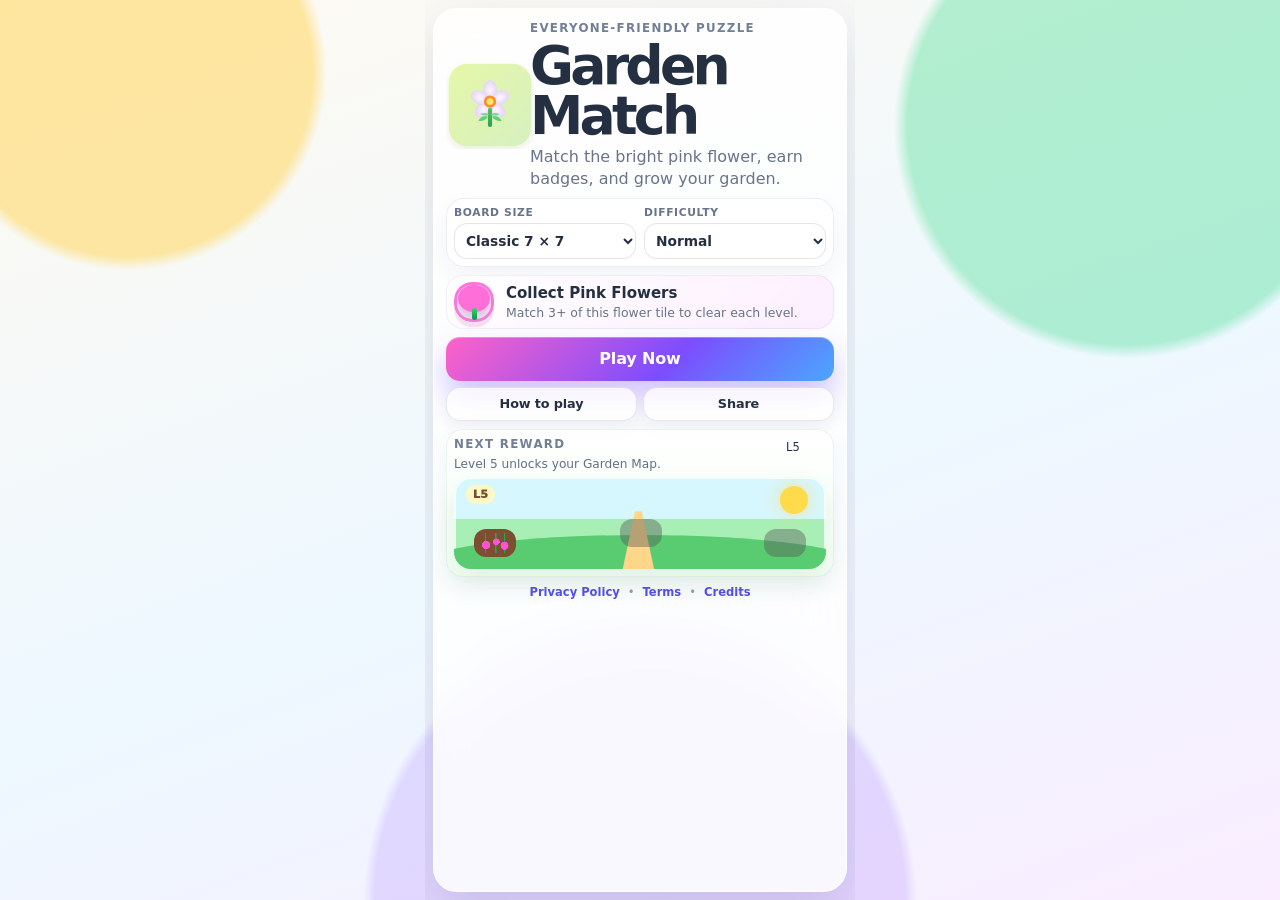
<file: index.html>
<!doctype html>
<html lang="en">
<head>
  <meta charset="utf-8" />
  <meta name="viewport" content="width=device-width, initial-scale=1, viewport-fit=cover" />
  <meta name="theme-color" content="#e6f7a8" />
  <meta name="mobile-web-app-capable" content="yes" />
  <meta name="apple-mobile-web-app-capable" content="yes" />
  <meta name="apple-mobile-web-app-status-bar-style" content="default" />
  <meta name="apple-mobile-web-app-title" content="Garden Match" />
  <meta name="format-detection" content="telephone=no" />
  <link rel="apple-touch-icon" href="apple-touch-icon.png" />
  <meta name="description" content="Garden Match is a calm, family-friendly puzzle game with badges, saved progress, and gentle garden challenges." />
  <meta property="og:title" content="Garden Match" />
  <meta property="og:description" content="Play a calm garden puzzle, unlock badges, and share your progress with friends." />
  <meta property="og:type" content="website" />
  <meta property="og:url" content="https://garden-match.onrender.com/" />
  <meta property="og:image" content="https://garden-match.onrender.com/icon.svg" />
  <meta name="twitter:card" content="summary" />
  <meta http-equiv="Content-Security-Policy" content="default-src 'self'; script-src 'self'; style-src 'self'; img-src 'self' data:; font-src 'self'; connect-src 'self'; manifest-src 'self'; worker-src 'self'; object-src 'none'; base-uri 'self'; form-action 'self'; upgrade-insecure-requests" />
  <meta name="referrer" content="strict-origin-when-cross-origin" />
  <meta http-equiv="Permissions-Policy" content="camera=(), microphone=(), geolocation=(), payment=(), usb=(), accelerometer=(), gyroscope=(), magnetometer=()" />
  <title>Garden Match</title>
  <link rel="manifest" href="manifest.webmanifest" />
  <link rel="stylesheet" href="styles.css" />
</head>
<body>
  <main class="app-shell" aria-live="polite">
    <section class="card hero" id="home-screen">
      <div class="hero-top">
        <div class="logo" aria-hidden="true">
          <img class="logo-mark" src="icon.svg" alt="" />
        </div>
        <div>
          <p class="eyebrow">EVERYONE-FRIENDLY PUZZLE</p>
          <h1>Garden Match</h1>
          <p class="intro">Match the bright pink flower, earn badges, and grow your garden.</p>
        </div>
      </div>

      <section class="settings-card" aria-label="Game settings">
        <div class="settings-grid" aria-label="Game settings">
          <label>
            Board size
            <select id="size-select">
              <option value="6">Easy 6 × 6</option>
              <option value="7" selected>Classic 7 × 7</option>
              <option value="8">Big 8 × 8</option>
            </select>
          </label>
          <label>
            Difficulty
            <select id="difficulty-select">
              <option value="relaxed">Relaxed</option>
              <option value="normal" selected>Normal</option>
              <option value="tricky">Tricky</option>
            </select>
          </label>
        </div>
      </section>

      <div class="goal-card" aria-label="Game goal">
        <div class="goal-icon tile-demo tile-flower" aria-hidden="true"></div>
        <div>
          <strong>Collect Pink Flowers</strong>
          <span>Match 3+ of this flower tile to clear each level.</span>
        </div>
      </div>

      <div class="home-actions" aria-label="Game actions">
        <button class="primary" id="start-button">Play Now</button>
        <button class="ghost hidden" id="continue-button">Continue</button>
        <button class="ghost" id="how-button">How to play</button>
        <button class="ghost" id="share-button">Share</button>
      </div>

      <section class="badge-panel rewards-road" aria-label="Garden rewards road">
        <div class="badge-heading">
          <div>
            <p class="eyebrow" id="garden-map-kicker">Garden map</p>
            <p id="badge-summary" class="badge-summary">Clear Level 5 to grow your first garden plot.</p>
          </div>
          <span class="badge-count" id="garden-map-badge">L5</span>
        </div>
        <div class="landing-map-preview" id="garden-map" aria-label="Garden map preview">
          <span class="preview-sun"></span>
          <span class="preview-hill"></span>
          <span class="preview-path"></span>
          <span class="preview-plot preview-plot-1"></span>
          <span class="preview-plot preview-plot-2 locked"></span>
          <span class="preview-plot preview-plot-3 locked"></span>
          <span class="preview-flag">L5</span>
        </div>
        <div id="badge-list" class="badge-list compact-badges" aria-label="Badge progress"></div>
      </section>

      <nav class="footer-links" aria-label="Legal and privacy links">
        <a href="privacy.html">Privacy Policy</a>
        <span>•</span>
        <a href="terms.html">Terms</a>
        <span>•</span>
        <a href="credits.html">Credits</a>
      </nav>
    </section>

    <section class="card game hidden" id="game-screen" aria-label="Garden Match game board">
      <header class="game-header">
        <button class="icon-button" id="back-button" aria-label="Back to menu">‹</button>
        <div>
          <p class="eyebrow">Level <span id="level-label">1</span></p>
          <h2 id="goal-label">Collect flowers</h2>
        </div>
        <button class="icon-button" id="sound-button" aria-label="Toggle sound">🔊</button>
      </header>

      <div class="stats" role="status">
        <div><span id="score-label">0</span><small>Score</small></div>
        <div><span id="moves-label">24</span><small>Moves</small></div>
        <div><span id="target-label">0 / 12</span><small>Goal</small></div>
      </div>

      <p id="reward-progress" class="reward-progress">Next reward at Level 5</p>

      <div class="board-wrap">
        <div id="board" class="board" aria-label="Puzzle board"></div>
      </div>

      <div class="actions">
        <button class="secondary" id="hint-button">Hint</button>
        <button class="secondary" id="shuffle-button">Shuffle</button>
        <button class="secondary" id="restart-button">Restart</button>
      </div>
    </section>

    <section class="card garden-map-screen hidden" id="map-screen" aria-label="Garden growth map">
      <p class="eyebrow" id="map-kicker">Garden reward</p>
      <h2 id="map-title">Your Flowers Bloomed!</h2>
      <p class="map-intro" id="map-intro">The pink flowers you collected are now growing in your garden.</p>

      <div class="growth-scene" aria-label="Garden grown from collected flowers">
        <div class="sun"></div>
        <div class="cloud cloud-a"></div>
        <div class="cloud cloud-b"></div>
        <div class="butterfly butterfly-a"><span></span></div>
        <div class="butterfly butterfly-b"><span></span></div>
        <div class="bee bee-a"><span></span></div>
        <div class="bee bee-b"><span></span></div>
        <div class="hill hill-back"></div>
        <div class="hill hill-front"></div>
        <div class="garden-path"></div>
        <div class="flower-meadow meadow-a"></div>
        <div class="flower-meadow meadow-b"></div>
        <div class="garden-plot plot-1"><span></span></div>
        <div class="garden-plot plot-2"><span></span></div>
        <div class="garden-plot plot-3 locked-plot">?</div>
        <div class="garden-plot plot-4 locked-plot">?</div>
        <div class="garden-plot plot-5 locked-plot">?</div>
        <div class="flower-count-bubble" id="map-flower-count">🌸 +11</div>
      </div>

      <div class="map-progress-row" id="map-progress-row" aria-label="Garden growth milestones">
        <span data-map-level="5">🌱</span>
        <span data-map-level="10">🌷</span>
        <span data-map-level="15">🐝</span>
        <span data-map-level="20">🦋</span>
        <span data-map-level="25">🌻</span>
      </div>

      <p class="map-note" id="map-note">More flowers will attract bees, butterflies, and garden surprises.</p>
      <button class="primary" id="map-continue-button" type="button">Continue</button>
    </section>

    <dialog id="message-dialog">
      <form method="dialog" class="dialog-card">
        <h2 id="dialog-title">How to play</h2>
        <p id="dialog-text"></p>
        <menu>
          <button class="primary" id="dialog-action" value="ok">OK</button>
        </menu>
      </form>
    </dialog>
  </main>

  <script src="game.js" defer></script>
</body>
</html>
</file>
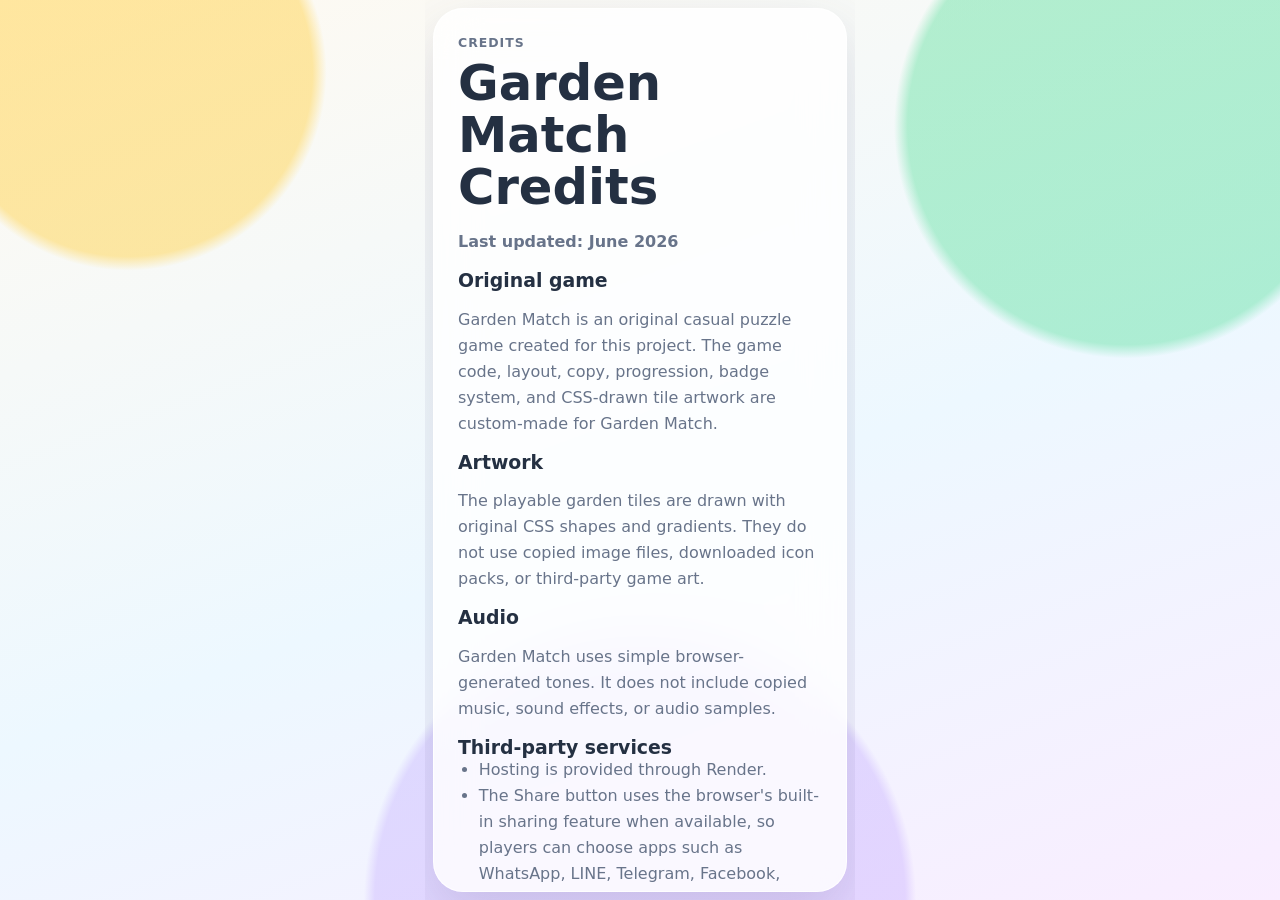
<file: credits.html>
<!doctype html>
<html lang="en">
<head>
  <meta charset="utf-8" />
  <meta name="viewport" content="width=device-width, initial-scale=1, viewport-fit=cover" />
  <meta name="theme-color" content="#6c63ff" />
  <meta http-equiv="Content-Security-Policy" content="default-src 'self'; script-src 'self'; style-src 'self'; img-src 'self' data:; font-src 'self'; connect-src 'self'; manifest-src 'self'; worker-src 'self'; object-src 'none'; base-uri 'self'; form-action 'self'; upgrade-insecure-requests" />
  <meta name="referrer" content="strict-origin-when-cross-origin" />
  <meta http-equiv="Permissions-Policy" content="camera=(), microphone=(), geolocation=(), payment=(), usb=(), accelerometer=(), gyroscope=(), magnetometer=()" />
  <title>Credits — Garden Match</title>
  <link rel="stylesheet" href="styles.css" />
</head>
<body>
  <main class="app-shell legal-card">
    <section class="card">
      <p class="eyebrow">Credits</p>
      <h1>Garden Match Credits</h1>
      <p class="updated">Last updated: June 2026</p>

      <h2>Original game</h2>
      <p>Garden Match is an original casual puzzle game created for this project. The game code, layout, copy, progression, badge system, and CSS-drawn tile artwork are custom-made for Garden Match.</p>

      <h2>Artwork</h2>
      <p>The playable garden tiles are drawn with original CSS shapes and gradients. They do not use copied image files, downloaded icon packs, or third-party game art.</p>

      <h2>Audio</h2>
      <p>Garden Match uses simple browser-generated tones. It does not include copied music, sound effects, or audio samples.</p>

      <h2>Third-party services</h2>
      <ul>
        <li>Hosting is provided through Render.</li>
        <li>The Share button uses the browser's built-in sharing feature when available, so players can choose apps such as WhatsApp, LINE, Telegram, Facebook, TikTok, Messages, or email from their device.</li>
      </ul>

      <h2>Important note</h2>
      <p>This page is for transparency and store-readiness. If ads, analytics, sponsorships, payments, or third-party assets are added later, this credits page and the privacy policy should be updated before release.</p>

      <a class="primary" href="index.html">Back to game</a>
    </section>
  </main>
</body>
</html>
</file>
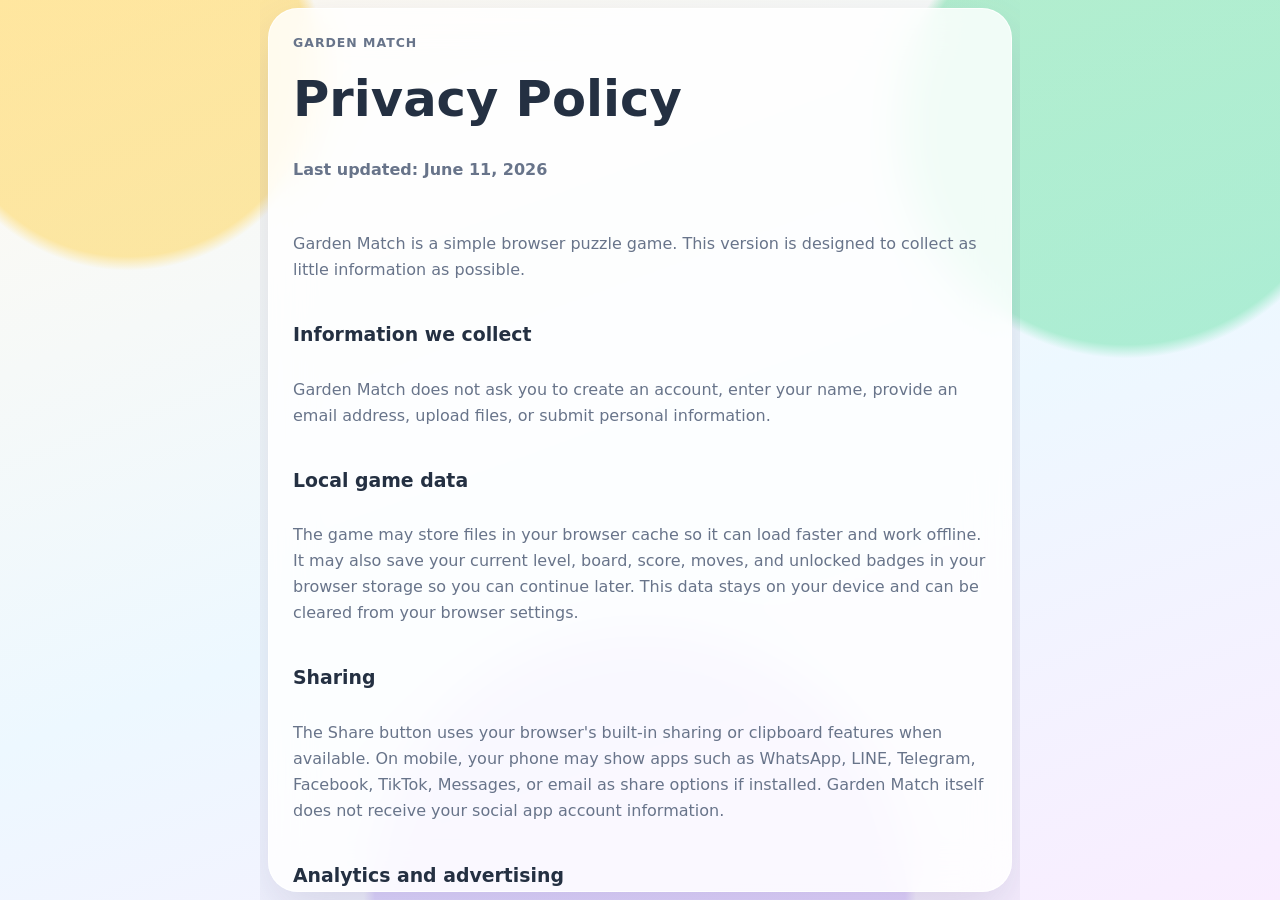
<file: privacy.html>
<!doctype html>
<html lang="en">
<head>
  <meta charset="utf-8" />
  <meta name="viewport" content="width=device-width, initial-scale=1, viewport-fit=cover" />
  <meta name="theme-color" content="#6c63ff" />
  <meta name="description" content="Privacy Policy for Garden Match." />
  <meta http-equiv="Content-Security-Policy" content="default-src 'self'; script-src 'self'; style-src 'self'; img-src 'self' data:; font-src 'self'; connect-src 'self'; manifest-src 'self'; worker-src 'self'; object-src 'none'; base-uri 'self'; form-action 'self'; upgrade-insecure-requests" />
  <meta name="referrer" content="strict-origin-when-cross-origin" />
  <meta http-equiv="Permissions-Policy" content="camera=(), microphone=(), geolocation=(), payment=(), usb=(), accelerometer=(), gyroscope=(), magnetometer=()" />
  <title>Privacy Policy — Garden Match</title>
  <link rel="stylesheet" href="styles.css" />
</head>
<body class="legal-page">
  <main class="app-shell">
    <article class="card legal-card">
      <p class="eyebrow">Garden Match</p>
      <h1>Privacy Policy</h1>
      <p class="updated">Last updated: June 11, 2026</p>

      <p>Garden Match is a simple browser puzzle game. This version is designed to collect as little information as possible.</p>

      <h2>Information we collect</h2>
      <p>Garden Match does not ask you to create an account, enter your name, provide an email address, upload files, or submit personal information.</p>

      <h2>Local game data</h2>
      <p>The game may store files in your browser cache so it can load faster and work offline. It may also save your current level, board, score, moves, and unlocked badges in your browser storage so you can continue later. This data stays on your device and can be cleared from your browser settings.</p>

      <h2>Sharing</h2>
      <p>The Share button uses your browser's built-in sharing or clipboard features when available. On mobile, your phone may show apps such as WhatsApp, LINE, Telegram, Facebook, TikTok, Messages, or email as share options if installed. Garden Match itself does not receive your social app account information.</p>

      <h2>Analytics and advertising</h2>
      <p>This version of Garden Match does not include analytics, advertising networks, tracking pixels, or third-party marketing scripts.</p>

      <h2>Server logs</h2>
      <p>The hosting provider may automatically receive standard technical logs, such as IP address, browser type, requested page, and request time. These logs are used for hosting, security, and reliability.</p>

      <h2>Children's privacy</h2>
      <p>Garden Match is family-friendly and does not knowingly collect personal information from children.</p>

      <h2>Future changes</h2>
      <p>If ads, analytics, accounts, payments, leaderboards, or other online features are added later, this policy should be updated before those features go live.</p>

      <h2>Contact</h2>
      <p>If you own this site, replace this paragraph with your preferred contact email before adding monetization or user accounts.</p>

      <a class="primary" href="index.html">Back to game</a>
    </article>
  </main>
</body>
</html>
</file>
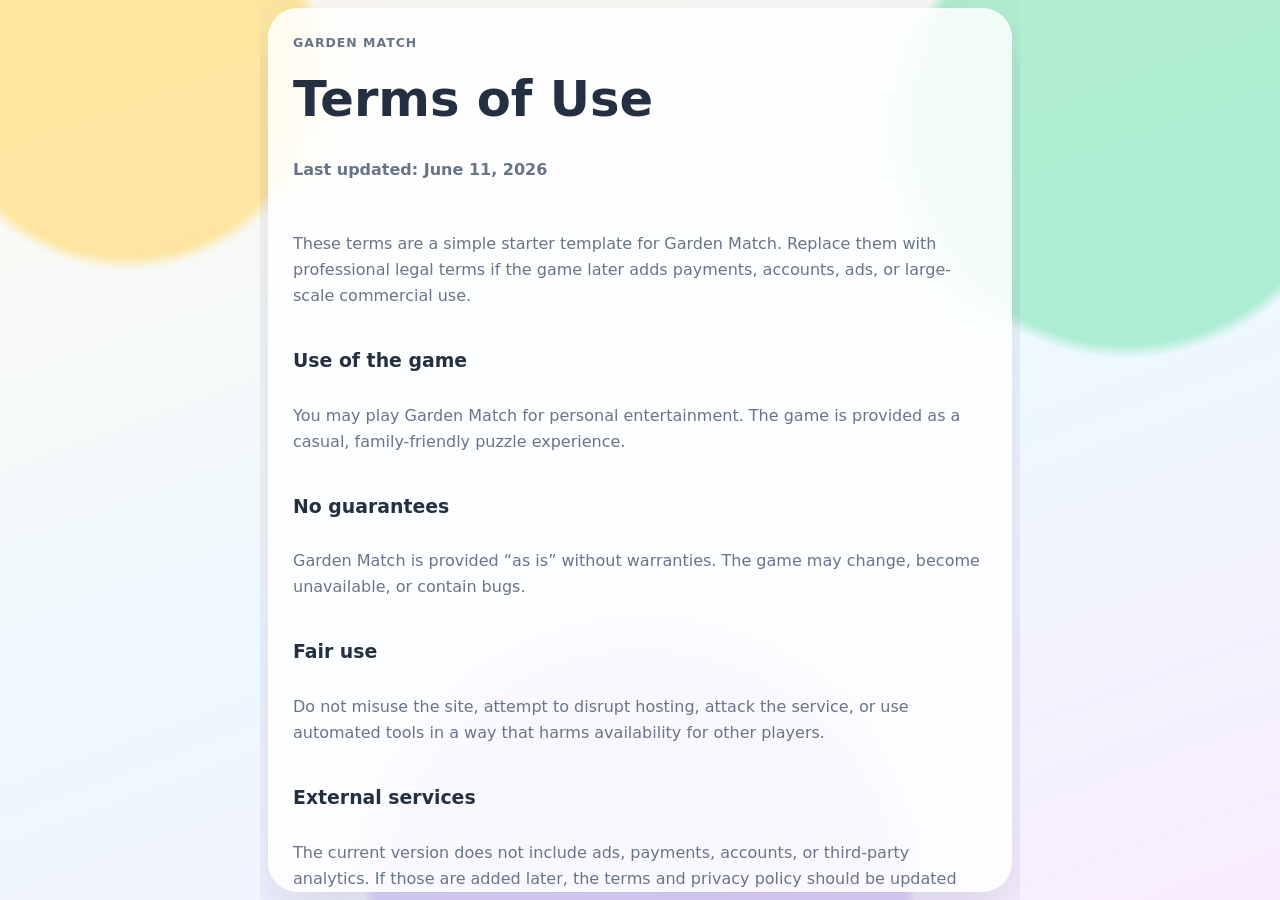
<file: terms.html>
<!doctype html>
<html lang="en">
<head>
  <meta charset="utf-8" />
  <meta name="viewport" content="width=device-width, initial-scale=1, viewport-fit=cover" />
  <meta name="theme-color" content="#6c63ff" />
  <meta name="description" content="Terms of Use for Garden Match." />
  <meta http-equiv="Content-Security-Policy" content="default-src 'self'; script-src 'self'; style-src 'self'; img-src 'self' data:; font-src 'self'; connect-src 'self'; manifest-src 'self'; worker-src 'self'; object-src 'none'; base-uri 'self'; form-action 'self'; upgrade-insecure-requests" />
  <meta name="referrer" content="strict-origin-when-cross-origin" />
  <meta http-equiv="Permissions-Policy" content="camera=(), microphone=(), geolocation=(), payment=(), usb=(), accelerometer=(), gyroscope=(), magnetometer=()" />
  <title>Terms of Use — Garden Match</title>
  <link rel="stylesheet" href="styles.css" />
</head>
<body class="legal-page">
  <main class="app-shell">
    <article class="card legal-card">
      <p class="eyebrow">Garden Match</p>
      <h1>Terms of Use</h1>
      <p class="updated">Last updated: June 11, 2026</p>

      <p>These terms are a simple starter template for Garden Match. Replace them with professional legal terms if the game later adds payments, accounts, ads, or large-scale commercial use.</p>

      <h2>Use of the game</h2>
      <p>You may play Garden Match for personal entertainment. The game is provided as a casual, family-friendly puzzle experience.</p>

      <h2>No guarantees</h2>
      <p>Garden Match is provided “as is” without warranties. The game may change, become unavailable, or contain bugs.</p>

      <h2>Fair use</h2>
      <p>Do not misuse the site, attempt to disrupt hosting, attack the service, or use automated tools in a way that harms availability for other players.</p>

      <h2>External services</h2>
      <p>The current version does not include ads, payments, accounts, or third-party analytics. If those are added later, the terms and privacy policy should be updated first.</p>

      <h2>Limitation of liability</h2>
      <p>To the maximum extent allowed by law, the site owner is not responsible for losses or damages resulting from use of the game.</p>

      <h2>Changes</h2>
      <p>These terms may be updated from time to time. Continuing to use the game after changes means you accept the updated terms.</p>

      <a class="primary" href="index.html">Back to game</a>
    </article>
  </main>
</body>
</html>
</file>
<file: styles.css>
:root {
  --bg: #f8f4ea;
  --card: rgba(255, 255, 255, 0.88);
  --ink: #243042;
  --muted: #68748a;
  --primary: #6c63ff;
  --primary-dark: #554de7;
  --secondary: #15b79e;
  --danger: #ef476f;
  --shadow: 0 18px 45px rgba(55, 62, 90, 0.16);
  --radius: 28px;
  --tile-size: 44px;
  font-family: Inter, ui-rounded, system-ui, -apple-system, BlinkMacSystemFont, "Segoe UI", sans-serif;
}

* { box-sizing: border-box; -webkit-tap-highlight-color: transparent; }

html, body { height: 100%; }

body {
  margin: 0;
  color: var(--ink);
  background:
    radial-gradient(circle at 10% 8%, rgba(255, 214, 92, 0.55) 0 13%, transparent 14%),
    radial-gradient(circle at 88% 14%, rgba(83, 222, 151, 0.42) 0 16%, transparent 17%),
    radial-gradient(circle at 50% 100%, rgba(166, 126, 255, 0.24) 0 24%, transparent 25%),
    linear-gradient(160deg, #fffaf1 0%, #edf8ff 55%, #f9edff 100%);
  display: grid;
  place-items: start center;
  min-height: 100dvh;
  overflow-x: hidden;
  overflow-y: auto;
}

body.legal-page {
  overflow: auto;
  align-items: start;
}

button, select { font: inherit; }

a { color: var(--primary-dark); font-weight: 900; text-decoration: none; }
a:hover { text-decoration: underline; }

.app-shell {
  width: min(100%, 560px);
  min-height: 100%;
  margin: 0 auto;
  display: grid;
  align-items: start;
  padding: max(12px, env(safe-area-inset-top)) 12px max(22px, env(safe-area-inset-bottom));
}
body.legal-page .app-shell {
  width: min(100%, 760px);
  place-items: start center;
}

.card {
  width: 100%;
  background: rgba(255, 255, 255, 0.82);
  border: 1px solid rgba(255, 255, 255, 0.78);
  box-shadow: 0 22px 55px rgba(69, 64, 115, 0.16);
  border-radius: 30px;
  padding: clamp(16px, 4vw, 24px);
  backdrop-filter: blur(22px);
  position: relative;
  overflow: hidden;
}

.hero { display: grid; gap: 14px; }
.hero > :not(.petal) { position: relative; z-index: 1; }

.hero-top {
  display: grid;
  grid-template-columns: auto 1fr;
  gap: 18px;
  align-items: center;
  padding: 4px 2px 2px;
}

.hero h1 {
  font-size: clamp(2.55rem, 12vw, 4.4rem);
  letter-spacing: -0.065em;
  line-height: 0.92;
}
.hero .intro {
  margin-top: 8px;
  font-size: clamp(0.96rem, 2.8vw, 1.04rem);
  line-height: 1.42;
  color: var(--muted);
}

.logo {
  width: clamp(78px, 18vw, 104px);
  height: clamp(78px, 18vw, 104px);
  display: grid;
  place-items: center;
  border-radius: 30px;
  background:
    radial-gradient(circle at 68% 26%, rgba(255,255,255,0.98) 0 7%, transparent 8%),
    radial-gradient(circle at 26% 76%, rgba(255,255,255,0.65) 0 8%, transparent 9%),
    linear-gradient(145deg, #fff5a8 0%, #9df4c2 48%, #8fd8ff 100%);
  box-shadow:
    inset 0 -12px 22px rgba(24, 111, 83, 0.14),
    inset 0 0 0 2px rgba(255,255,255,0.72),
    0 18px 36px rgba(55, 152, 129, 0.25);
  position: relative;
  overflow: hidden;
}
.logo::before {
  content: '';
  position: absolute;
  inset: 11px;
  border-radius: 24px;
  border: 2px solid rgba(255,255,255,0.72);
}
.logo::after {
  content: '✦';
  position: absolute;
  right: 13px;
  top: 10px;
  color: #ffffff;
  font-size: 20px;
  text-shadow: 0 2px 8px rgba(82, 71, 180, 0.25);
}

.logo-flower {
  width: 66px;
  height: 66px;
  position: relative;
  display: block;
  z-index: 1;
}
.logo-flower::before {
  content: '';
  position: absolute;
  left: 6px;
  top: 1px;
  width: 54px;
  height: 50px;
  border-radius: 50%;
  background:
    radial-gradient(circle at 50% 50%, #ff7f1f 0 12%, #ffe15a 13% 20%, transparent 21%),
    radial-gradient(ellipse at 50% 8%, #ff67f0 0 17%, transparent 18%),
    radial-gradient(ellipse at 86% 32%, #ff67f0 0 18%, transparent 19%),
    radial-gradient(ellipse at 72% 82%, #ff67f0 0 17%, transparent 18%),
    radial-gradient(ellipse at 28% 82%, #ff67f0 0 17%, transparent 18%),
    radial-gradient(ellipse at 14% 32%, #ff67f0 0 18%, transparent 19%);
  filter: drop-shadow(0 7px 9px rgba(118, 62, 154, 0.28));
}
.logo-flower::after {
  content: '';
  position: absolute;
  left: 29px;
  bottom: 0;
  width: 9px;
  height: 25px;
  border-radius: 10px;
  background: linear-gradient(#25d76d, #129a50);
  box-shadow: -17px 9px 0 -4px #5bd577, 17px 9px 0 -4px #5bd577;
}

.eyebrow {
  margin: 0 0 4px;
  color: var(--muted);
  font-size: 0.78rem;
  font-weight: 800;
  letter-spacing: 0.08em;
  text-transform: uppercase;
}

h1, h2 { margin: 0; line-height: 1.05; }
h1 { font-size: clamp(2.35rem, 12vw, 4rem); }
h2 { font-size: 1.45rem; }

.intro { color: var(--muted); line-height: 1.55; margin: 0; font-size: 1.02rem; }
.tagline {
  margin: 5px 0 0;
  color: #ff4fa8;
  font-weight: 950;
  font-size: clamp(1rem, 3.2vw, 1.22rem);
  letter-spacing: -0.03em;
}

.petal {
  position: absolute;
  width: 18px;
  height: 26px;
  border-radius: 18px 18px 4px 18px;
  background: rgba(255, 119, 217, 0.26);
  pointer-events: none;
  z-index: 0;
  animation: petal-float 5.5s ease-in-out infinite;
}
.petal-a { right: 34px; top: 28px; transform: rotate(24deg); }
.petal-b { right: 78px; top: 108px; animation-delay: -2s; transform: rotate(-18deg); }
.petal-c { left: 24px; bottom: 250px; animation-delay: -3.5s; transform: rotate(42deg); }

.feature-chips {
  display: grid;
  grid-template-columns: repeat(3, 1fr);
  gap: 8px;
}
.feature-chips span {
  display: grid;
  place-items: center;
  min-height: 38px;
  border-radius: 999px;
  background: rgba(255, 255, 255, 0.72);
  box-shadow: inset 0 0 0 1px rgba(36,48,66,0.08);
  font-weight: 950;
  font-size: 0.88rem;
}

.garden-preview {
  display: grid;
  grid-template-columns: 1fr 116px;
  gap: 18px;
  align-items: center;
  padding: 14px;
  border-radius: 24px;
  background:
    radial-gradient(circle at 84% 24%, rgba(255, 213, 79, 0.32), transparent 32%),
    linear-gradient(135deg, rgba(226, 255, 231, 0.88), rgba(239, 244, 255, 0.86));
  box-shadow: inset 0 0 0 1px rgba(73, 156, 91, 0.12), 0 12px 24px rgba(45, 120, 80, 0.08);
}
.garden-preview strong { display: block; font-size: 1.04rem; line-height: 1.25; }
.garden-preview span { display: block; margin-top: 5px; color: var(--muted); font-size: 0.9rem; line-height: 1.35; }
.garden-scene {
  min-height: 94px;
  border-radius: 22px;
  position: relative;
  background: linear-gradient(180deg, #dff7ff 0 54%, #a9edb7 55% 100%);
  box-shadow: inset 0 0 0 2px rgba(255,255,255,0.72), 0 10px 22px rgba(70, 134, 95, 0.16);
  overflow: hidden;
}
.garden-scene span { position: absolute; }
.garden-house { left: 43px; top: 32px; font-size: 34px; color: #9b6a42; transform: scaleX(1.2); }
.bloom-1 { left: 12px; bottom: 8px; font-size: 24px; }
.bloom-2 { left: 39px; bottom: 11px; font-size: 25px; }
.bloom-3 { right: 13px; top: 16px; font-size: 26px; animation: flutter 2.8s ease-in-out infinite; }
.bloom-4 { right: 35px; bottom: 8px; font-size: 20px; animation: sparkle 1.8s ease-in-out infinite; }

.goal-card {
  display: grid;
  grid-template-columns: 58px 1fr;
  gap: 12px;
  align-items: center;
  padding: 12px;
  border-radius: 22px;
  background: linear-gradient(135deg, rgba(255, 255, 255, 0.82), rgba(251, 240, 255, 0.86));
  box-shadow: inset 0 0 0 1px rgba(92, 77, 160, 0.08);
}
.goal-card strong { display: block; font-size: 1rem; }
.goal-card span { display: block; margin-top: 3px; color: var(--muted); line-height: 1.35; font-size: 0.9rem; }
.tile-demo {
  width: 52px;
  height: 52px;
  border-radius: 17px;
  background: linear-gradient(180deg, #fff, #f5f7ff);
  box-shadow: 0 7px 0 rgba(36,48,66,0.08), inset 0 0 0 1px rgba(36,48,66,0.08);
  position: relative;
  overflow: hidden;
}

.settings-grid { display: grid; grid-template-columns: 1fr 1fr; gap: 12px; }
label { display: grid; gap: 6px; color: var(--muted); font-weight: 800; font-size: 0.78rem; text-transform: uppercase; letter-spacing: 0.06em; }
select {
  width: 100%;
  border: 0;
  color: var(--ink);
  background: #fff;
  border-radius: 16px;
  padding: 13px 12px;
  box-shadow: inset 0 0 0 1px rgba(36, 48, 66, 0.12);
}

button {
  min-height: 48px;
  border: 0;
  border-radius: 18px;
  cursor: pointer;
  color: var(--ink);
  font-weight: 900;
  letter-spacing: -0.01em;
  transition: transform 140ms ease, filter 140ms ease, opacity 140ms ease;
  touch-action: manipulation;
}
button:active { transform: scale(0.97); }
button:disabled { opacity: 0.55; cursor: not-allowed; }

.primary {
  background: linear-gradient(135deg, #ff62c7 0%, #7c4dff 58%, #4ba7ff 100%);
  color: white;
  box-shadow: 0 16px 30px rgba(124, 77, 255, 0.34), inset 0 1px 0 rgba(255,255,255,0.28);
}
.primary:hover { filter: brightness(1.02); }
.ghost { background: rgba(255,255,255,0.76); box-shadow: inset 0 0 0 1px rgba(36,48,66,0.11), 0 7px 16px rgba(38, 48, 70, 0.05); }
.line-button { background: #06c755; color: #fff; box-shadow: 0 12px 26px rgba(6,199,85,0.22); }
.home-actions {
  display: grid;
  grid-template-columns: repeat(2, minmax(0, 1fr));
  gap: 9px;
}
.home-actions .primary {
  grid-column: 1 / -1;
  min-height: 60px;
  font-size: 1.13rem;
  animation: cta-pulse 2.6s ease-in-out infinite;
}
.home-actions button {
  min-height: 46px;
}
.secondary { background: #fff; box-shadow: inset 0 0 0 1px rgba(36,48,66,0.1); padding: 0 12px; }
.icon-button { width: 48px; background: #fff; font-size: 1.5rem; }

.settings-card {
  display: grid;
  gap: 10px;
  border-radius: 22px;
  padding: 13px;
  background: rgba(255,255,255,0.68);
  box-shadow: inset 0 0 0 1px rgba(36,48,66,0.08), 0 10px 22px rgba(70, 81, 120, 0.06);
}

.garden-map-card {
  display: grid;
  gap: 10px;
  padding: 13px;
  border-radius: 24px;
  background:
    radial-gradient(circle at 84% 22%, rgba(255, 213, 79, 0.30), transparent 30%),
    linear-gradient(135deg, rgba(236, 255, 232, 0.92), rgba(244, 240, 255, 0.88));
  box-shadow: inset 0 0 0 1px rgba(72, 158, 92, 0.12), 0 12px 24px rgba(58, 112, 84, 0.08);
}
.map-heading {
  display: flex;
  align-items: start;
  justify-content: space-between;
  gap: 12px;
}
.map-heading h2 {
  font-size: 1.28rem;
  letter-spacing: -0.04em;
}
.map-heading p:last-child {
  margin: 4px 0 0;
  color: var(--muted);
  line-height: 1.35;
  font-size: 0.92rem;
}
.map-badge {
  flex: 0 0 auto;
  display: inline-grid;
  place-items: center;
  min-width: 56px;
  min-height: 38px;
  padding: 0 10px;
  border-radius: 999px;
  background: rgba(255,255,255,0.76);
  box-shadow: inset 0 0 0 1px rgba(36,48,66,0.10);
  font-weight: 950;
}
.garden-map {
  position: relative;
  min-height: 116px;
  border-radius: 22px;
  background:
    radial-gradient(circle at 18% 80%, #6fd58c 0 7%, transparent 8%),
    radial-gradient(circle at 55% 72%, #79d990 0 8%, transparent 9%),
    linear-gradient(180deg, #dcf8ff 0 52%, #aaf0ba 53% 100%);
  box-shadow: inset 0 0 0 2px rgba(255,255,255,0.62);
  overflow: hidden;
}
.garden-map.locked {
  filter: saturate(0.78);
}
.map-path {
  position: absolute;
  left: 9%;
  right: 9%;
  top: 56%;
  height: 8px;
  border-radius: 999px;
  background: linear-gradient(90deg, rgba(255,255,255,0.35), rgba(255,213,79,0.86), rgba(255,255,255,0.35));
  box-shadow: 0 3px 0 rgba(102, 84, 62, 0.08);
}
.map-node {
  position: absolute;
  display: grid;
  place-items: center;
  width: 48px;
  height: 48px;
  border-radius: 18px;
  background: rgba(255,255,255,0.86);
  box-shadow: 0 8px 16px rgba(52, 105, 73, 0.16), inset 0 0 0 2px rgba(255,255,255,0.9);
  font-size: 1.35rem;
}
.map-node small {
  position: absolute;
  right: -2px;
  bottom: -8px;
  padding: 2px 5px;
  border-radius: 999px;
  background: #fff;
  color: var(--muted);
  font-size: 0.58rem;
  font-weight: 950;
}
.map-node.locked {
  opacity: 0.45;
  filter: grayscale(1);
}
.map-node.unlocked {
  background: linear-gradient(145deg, #fff, #fff9d8);
  transform: translateY(-3px);
}
.node-l5 { left: 5%; top: 46%; }
.node-l10 { left: 27%; top: 27%; }
.node-l20 { left: 49%; top: 48%; }
.node-l35 { left: 69%; top: 25%; }
.node-l50 { right: 5%; top: 45%; }

.footer-links {
  display: flex;
  justify-content: center;
  align-items: center;
  flex-wrap: wrap;
  gap: 6px 10px;
  color: var(--muted);
  font-size: 0.82rem;
}

.badge-panel {
  display: grid;
  gap: 8px;
  padding: 11px;
  border-radius: 18px;
  background: rgba(255, 255, 255, 0.62);
  box-shadow: inset 0 0 0 1px rgba(36,48,66,0.08);
}
.rewards-road {
  background:
    radial-gradient(circle at 86% 18%, rgba(255, 213, 79, 0.24), transparent 28%),
    linear-gradient(135deg, rgba(246,255,241,0.88), rgba(255,255,255,0.74));
  border-radius: 22px;
  padding: 12px;
}

.badge-summary {
  margin: 0;
  color: var(--muted);
  line-height: 1.25;
  font-size: 0.84rem;
}

.mini-map {
  position: relative;
  min-height: 58px;
  border-radius: 18px;
  background: linear-gradient(180deg, #dff8ff 0 50%, #a9efb8 51% 100%);
  box-shadow: inset 0 0 0 2px rgba(255,255,255,0.68);
  overflow: hidden;
}
.mini-map.locked { filter: saturate(0.78); }
.mini-path {
  position: absolute;
  left: 8%;
  right: 8%;
  top: 52%;
  height: 6px;
  border-radius: 999px;
  background: linear-gradient(90deg, rgba(255,255,255,0.5), rgba(255,213,79,0.92), rgba(255,255,255,0.5));
}
.mini-node {
  position: absolute;
  display: grid;
  place-items: center;
  width: 36px;
  height: 36px;
  border-radius: 14px;
  background: rgba(255,255,255,0.86);
  box-shadow: 0 6px 12px rgba(52, 105, 73, 0.14), inset 0 0 0 2px rgba(255,255,255,0.9);
  font-size: 1.1rem;
}
.mini-node small {
  position: absolute;
  right: -2px;
  bottom: -7px;
  padding: 1px 4px;
  border-radius: 999px;
  background: #fff;
  color: var(--muted);
  font-size: 0.5rem;
  font-weight: 950;
}
.mini-node.locked { opacity: 0.42; filter: grayscale(1); }
.mini-node.unlocked { background: linear-gradient(145deg, #fff, #fff9d8); transform: translateY(-2px); }

.badge-list {
  display: grid;
  grid-template-columns: repeat(10, minmax(34px, 1fr));
  gap: 6px;
}

.badge {
  display: grid;
  place-items: center;
  min-height: 38px;
  border-radius: 12px;
  background: rgba(255,255,255,0.72);
  box-shadow: inset 0 0 0 1px rgba(36,48,66,0.09);
  font-size: 1.08rem;
  position: relative;
}

.badge.locked {
  filter: grayscale(1);
  opacity: 0.42;
}

.badge small {
  position: absolute;
  right: 5px;
  bottom: 4px;
  color: var(--muted);
  font-size: 0.56rem;
  font-weight: 950;
}

.reward-progress {
  margin: -3px 0 0;
  padding: 8px 10px;
  text-align: center;
  border-radius: 15px;
  color: var(--primary-dark);
  background: rgba(255,255,255,0.62);
  font-weight: 900;
  font-size: 0.9rem;
  line-height: 1.22;
  box-shadow: inset 0 0 0 1px rgba(108,99,255,0.12);
}

.confetti-piece {
  position: fixed;
  top: -20px;
  z-index: 9999;
  pointer-events: none;
  animation: confetti-fall var(--fall-duration, 1800ms) ease-in forwards;
  font-size: var(--confetti-size, 22px);
}

.hidden { display: none !important; }

.game { display: grid; gap: 12px; }
.game-header { display: grid; grid-template-columns: 44px 1fr 44px; align-items: center; gap: 9px; }
.game-header h2 { font-size: clamp(1.45rem, 6vw, 2rem); }
.stats { display: grid; grid-template-columns: repeat(3, 1fr); gap: 8px; }
.stats > div {
  display: grid;
  place-items: center;
  padding: 10px;
  border-radius: 18px;
  background: rgba(255,255,255,0.62);
}
.stats span { font-size: 1.1rem; font-weight: 950; }
.stats small { color: var(--muted); font-weight: 800; font-size: 0.78rem; }

.board-wrap { display: grid; place-items: center; padding: 8px; border-radius: 22px; background: rgba(255,255,255,0.58); }
.board {
  display: grid;
  gap: 6px;
  grid-template-columns: repeat(var(--board-size), var(--tile-size));
  user-select: none;
  touch-action: none;
}
.tile {
  width: var(--tile-size);
  height: var(--tile-size);
  min-height: 0 !important;
  display: grid;
  place-items: center;
  border: 0;
  border-radius: 15px;
  background: linear-gradient(180deg, #fff, #f5f7ff);
  box-shadow: 0 6px 0 rgba(36,48,66,0.10), inset 0 0 0 1px rgba(36,48,66,0.08);
  line-height: 1;
  position: relative;
  overflow: hidden;
}
.tile::before,
.tile::after,
.tile-demo::before,
.tile-demo::after {
  content: '';
  position: absolute;
  display: block;
}
.tile-flower,
.tile-demo.tile-flower {
  background:
    radial-gradient(circle at 50% 48%, rgba(255,255,255,0.92) 0 36%, transparent 37%),
    linear-gradient(180deg, #ffd9fb 0%, #fff3ff 54%, #eaffe9 100%);
  box-shadow:
    0 7px 0 rgba(180, 62, 151, 0.18),
    inset 0 0 0 3px rgba(255, 69, 205, 0.56),
    inset 0 0 18px rgba(255, 78, 207, 0.18);
}
.tile-flower::before {
  width: 84%;
  height: 72%;
  left: 8%;
  top: 5%;
  border-radius: 50%;
  background:
    radial-gradient(circle at 50% 50%, #ff741f 0 14%, #ffe154 15% 23%, transparent 24%),
    radial-gradient(ellipse at 50% 7%, #ff61ee 0 19%, transparent 20%),
    radial-gradient(ellipse at 88% 31%, #ff61ee 0 20%, transparent 21%),
    radial-gradient(ellipse at 75% 84%, #ff61ee 0 19%, transparent 20%),
    radial-gradient(ellipse at 25% 84%, #ff61ee 0 19%, transparent 20%),
    radial-gradient(ellipse at 12% 31%, #ff61ee 0 20%, transparent 21%);
  filter: drop-shadow(0 4px 6px rgba(117, 44, 152, 0.28));
}
.tile-flower::after {
  width: 13%;
  height: 31%;
  left: 44%;
  bottom: 5%;
  background: linear-gradient(#28da70, #14984e);
  border-radius: 10px;
  box-shadow: -11px 8px 0 -3px #62d878, 11px 8px 0 -3px #62d878;
}
.tile-berry::before {
  width: 48%;
  height: 56%;
  top: 27%;
  border-radius: 48% 48% 54% 54%;
  background: radial-gradient(circle at 35% 32%, #ff9aa2 0 10%, transparent 11%), linear-gradient(145deg, #ff5a76, #d93557);
}
.tile-berry::after {
  width: 32%;
  height: 20%;
  top: 17%;
  background: #58b368;
  clip-path: polygon(50% 0, 62% 38%, 100% 30%, 70% 58%, 82% 100%, 50% 72%, 18% 100%, 30% 58%, 0 30%, 38% 38%);
}
.tile-mushroom::before {
  width: 62%;
  height: 38%;
  top: 20%;
  border-radius: 60% 60% 22% 22%;
  background: radial-gradient(circle at 35% 45%, #fff 0 8%, transparent 9%), radial-gradient(circle at 65% 35%, #fff 0 7%, transparent 8%), linear-gradient(135deg, #ff816f, #e94655);
}
.tile-mushroom::after {
  width: 30%;
  height: 34%;
  bottom: 18%;
  border-radius: 9px 9px 13px 13px;
  background: linear-gradient(180deg, #fff6dd, #efc78d);
}
.tile-clover::before {
  width: 58%;
  height: 58%;
  background:
    radial-gradient(circle at 35% 35%, #42c875 0 21%, transparent 22%),
    radial-gradient(circle at 65% 35%, #42c875 0 21%, transparent 22%),
    radial-gradient(circle at 35% 65%, #42c875 0 21%, transparent 22%),
    radial-gradient(circle at 65% 65%, #42c875 0 21%, transparent 22%);
}
.tile-clover::after {
  width: 9%;
  height: 28%;
  bottom: 14%;
  transform: rotate(28deg);
  border-radius: 8px;
  background: #259957;
}
.tile-blueberry::before {
  width: 54%;
  height: 54%;
  border-radius: 50%;
  background: radial-gradient(circle at 34% 28%, #9ed0ff 0 10%, transparent 11%), linear-gradient(145deg, #6fa8ff, #3867d6);
}
.tile-blueberry::after {
  width: 22%;
  height: 22%;
  top: 23%;
  background: #3457a8;
  clip-path: polygon(50% 0, 61% 34%, 98% 35%, 68% 56%, 79% 92%, 50% 70%, 21% 92%, 32% 56%, 2% 35%, 39% 34%);
}
.tile-sunflower::before {
  width: 66%;
  height: 66%;
  border-radius: 50%;
  background:
    radial-gradient(circle at 50% 50%, #7b4a1e 0 18%, transparent 19%),
    repeating-conic-gradient(from 8deg, #ffd45a 0 12deg, #ffad33 12deg 24deg, transparent 24deg 36deg);
}
.tile-sunflower::after {
  width: 12%;
  height: 25%;
  bottom: 12%;
  border-radius: 8px;
  background: #38a65a;
}
.tile.selected { outline: 4px solid rgba(108,99,255,0.42); transform: translateY(-3px); }
.tile.hint { animation: pulse 700ms ease-in-out 3; }
.tile.pop { animation: pop 240ms ease-in forwards; }
.tile.drop { animation: drop 260ms ease-out; }

.actions { display: grid; grid-template-columns: repeat(3, 1fr); gap: 10px; }

.legal-card { display: grid; gap: 16px; }
.legal-card h1 { font-size: clamp(2rem, 9vw, 3.1rem); }
.legal-card h2 { margin-top: 10px; font-size: 1.18rem; }
.legal-card p, .legal-card li { color: var(--muted); line-height: 1.62; }
.legal-card ul { margin: 0; padding-left: 1.3rem; }
.legal-card .updated { color: var(--muted); font-weight: 800; }
.legal-card .primary { display: inline-grid; place-items: center; min-height: 48px; border-radius: 18px; padding: 0 18px; justify-self: start; }

#message-dialog { border: 0; background: transparent; padding: 12px; width: min(92vw, 430px); }
#message-dialog::backdrop { background: rgba(36, 48, 66, 0.38); backdrop-filter: blur(3px); }
.dialog-card { background: #fff; border-radius: 26px; padding: 22px; box-shadow: var(--shadow); display: grid; gap: 16px; }
.dialog-card p { margin: 0; color: var(--muted); line-height: 1.55; white-space: pre-line; }
.dialog-card menu { margin: 0; padding: 0; display: grid; }

@keyframes pulse { 50% { transform: translateY(-5px) scale(1.07); filter: brightness(1.07); } }
@keyframes cta-pulse { 50% { transform: translateY(-1px) scale(1.015); box-shadow: 0 20px 36px rgba(255, 98, 199, 0.34), inset 0 1px 0 rgba(255,255,255,0.28); } }
@keyframes petal-float { 50% { transform: translate3d(6px, 10px, 0) rotate(54deg); opacity: 0.55; } }
@keyframes flutter { 50% { transform: translateY(5px) rotate(8deg); } }
@keyframes sparkle { 50% { transform: scale(1.25) rotate(18deg); opacity: 0.62; } }
@keyframes pop { to { transform: scale(0.25) rotate(16deg); opacity: 0; } }
@keyframes drop { from { transform: translateY(-16px); opacity: 0.35; } }
@keyframes confetti-fall {
  0% { transform: translate3d(0, -20px, 0) rotate(0deg); opacity: 1; }
  75% { opacity: 1; }
  100% { transform: translate3d(var(--drift, 24px), 105vh, 0) rotate(680deg); opacity: 0; }
}

@media (max-width: 520px) {
  :root { --tile-size: 38px; }
  .app-shell { padding-inline: 10px; padding-top: 10px; }
  .hero-top { grid-template-columns: 72px 1fr; gap: 12px; }
  .logo { width: 72px; height: 72px; border-radius: 24px; }
  .logo-flower { width: 50px; height: 50px; }
  .hero h1 { font-size: clamp(2.2rem, 12vw, 3.1rem); }
  .tagline { font-size: 0.98rem; }
  .hero .intro { font-size: 0.92rem; line-height: 1.34; }
  .feature-chips { grid-template-columns: 1fr 1fr 1fr; gap: 6px; }
  .feature-chips span { min-height: 34px; font-size: 0.76rem; }
  .goal-card { grid-template-columns: 52px 1fr; padding: 10px; }
  .home-actions { grid-template-columns: 1fr 1fr; }
  .home-actions .primary { min-height: 54px; }
  .settings-grid { grid-template-columns: 1fr 1fr; gap: 8px; }
  select { padding: 11px 10px; }
  .mini-map { min-height: 52px; }
  .mini-node { width: 32px; height: 32px; border-radius: 12px; font-size: 1rem; }
  .badge-list { grid-template-columns: repeat(5, 1fr); }
  .game { gap: 8px; padding: 12px; border-radius: 24px; }
  .game-header { grid-template-columns: 40px 1fr 40px; gap: 8px; }
  .game-header h2 { font-size: clamp(1.35rem, 7vw, 1.75rem); line-height: 1.05; }
  .icon-button { width: 40px; min-height: 40px; }
  .stats { gap: 6px; }
  .stats > div { padding: 7px 4px; border-radius: 15px; }
  .stats span { font-size: 1rem; }
  .stats small { font-size: 0.7rem; }
  .reward-progress { padding: 7px 9px; font-size: 0.82rem; }
  .board-wrap { padding: 5px; border-radius: 18px; }
  .board { gap: 4px; }
  .tile { border-radius: 13px; }
  .actions { gap: 7px; }
  .actions button { min-height: 40px; font-size: 0.86rem; }
}

@media (max-width: 390px), (max-height: 700px) {
  :root { --tile-size: 34px; }
  .app-shell { padding-inline: 8px; padding-top: 8px; }
  .card { padding: 12px; border-radius: 22px; }
  .hero { gap: 9px; }
  .hero h1 { font-size: clamp(1.8rem, 8.5vw, 2.5rem); }
  .hero .intro { font-size: 0.86rem; line-height: 1.34; }
  .eyebrow { font-size: 0.68rem; }
  .settings-grid { grid-template-columns: 1fr 1fr; gap: 8px; }
  select { padding: 10px; border-radius: 14px; }
  label { font-size: 0.68rem; }
  .badge-panel { padding: 9px; gap: 6px; }
  .badge-list { grid-template-columns: repeat(5, 1fr); gap: 5px; }
  .badge { min-height: 32px; font-size: 0.95rem; }
  .badge small { font-size: 0.5rem; }
  .home-actions { gap: 7px; }
  .home-actions button { min-height: 40px; font-size: 0.88rem; }
  .actions { gap: 7px; }
  .secondary { font-size: 0.88rem; }
}

@media (min-width: 500px) and (min-height: 780px) {
  :root { --tile-size: 50px; }
}

/* Product polish pass: one-screen mobile landing + no-scroll gameplay controls */
.app-shell { width: min(100%, 500px); padding: max(8px, env(safe-area-inset-top)) 10px max(10px, env(safe-area-inset-bottom)); }
.hero { gap: 8px; }
.hero.card { padding: 12px; border-radius: 24px; }
.hero-top { grid-template-columns: 76px 1fr; gap: 11px; padding: 0; }
.logo { width: 76px; height: 76px; border-radius: 24px; }
.logo-flower { width: 58px; height: 58px; }
.logo-burst {
  position: absolute;
  inset: 7px;
  border-radius: 22px;
  background: conic-gradient(from 14deg, transparent 0 10deg, rgba(255,255,255,0.9) 10deg 18deg, transparent 18deg 42deg);
  opacity: 0.55;
  animation: sparkle 2.7s ease-in-out infinite;
}
.hero h1 { font-size: clamp(2.2rem, 10.6vw, 3.25rem); letter-spacing: -0.075em; }
.hero .intro { margin-top: 4px; font-size: 0.88rem; line-height: 1.25; }
.settings-card { padding: 9px; border-radius: 18px; }
.settings-grid { gap: 8px; }
label { gap: 4px; font-size: 0.67rem; }
select { padding: 9px 8px; border-radius: 13px; font-size: 0.86rem; }
.goal-card { grid-template-columns: 46px 1fr; gap: 10px; padding: 8px 9px; border-radius: 17px; }
.goal-card strong { font-size: 0.94rem; }
.goal-card span { font-size: 0.78rem; line-height: 1.22; }
.tile-demo { width: 44px; height: 44px; border-radius: 14px; }
.home-actions { gap: 7px; }
.home-actions .primary { min-height: 48px; font-size: 1rem; }
.home-actions button { min-height: 39px; font-size: 0.86rem; border-radius: 14px; }
.rewards-road { padding: 8px 10px; border-radius: 17px; }
.badge-heading { display: flex; align-items: center; justify-content: space-between; gap: 8px; }
.badge-summary { font-size: 0.76rem; line-height: 1.18; }
.badge-count { min-width: 40px; min-height: 28px; font-size: 0.72rem; }
.compact-badges { display: none; }
.footer-links { font-size: 0.72rem; gap: 3px 8px; }

.game.card { padding: 8px; border-radius: 22px; min-height: calc(100dvh - 18px); grid-template-rows: auto auto auto 1fr auto; gap: 7px; }
.game-header { grid-template-columns: 38px 1fr 38px; gap: 7px; }
.game-header h2 { font-size: clamp(1.18rem, 5.4vw, 1.55rem); line-height: 1.02; }
.icon-button { width: 38px; min-height: 38px; border-radius: 14px; }
.stats { gap: 5px; }
.stats > div { padding: 6px 3px; border-radius: 13px; }
.stats span { font-size: 0.95rem; }
.stats small { font-size: 0.66rem; }
.reward-progress { padding: 5px 7px; font-size: 0.76rem; line-height: 1.12; }
.board-wrap { padding: 4px; border-radius: 16px; align-self: center; }
.board { gap: 4px; }
.actions { gap: 6px; }
.actions button { min-height: 38px; font-size: 0.82rem; border-radius: 13px; }

@media (max-width: 520px) {
  :root { --tile-size: min(38px, calc((100vw - 58px) / var(--board-size, 7))); }
  .app-shell { padding-inline: 8px; }
  .hero-top { grid-template-columns: 70px 1fr; }
  .logo { width: 70px; height: 70px; }
  .logo-flower { width: 54px; height: 54px; }
  .hero h1 { font-size: clamp(2rem, 10.8vw, 3rem); }
  .settings-grid { grid-template-columns: 1fr 1fr; }
  .badge-panel { padding: 8px 10px; }
}

@media (max-height: 720px) {
  :root { --tile-size: min(35px, calc((100vw - 60px) / var(--board-size, 7))); }
  .hero { gap: 7px; }
  .hero.card { padding: 10px; }
  .hero-top { grid-template-columns: 62px 1fr; gap: 9px; }
  .logo { width: 62px; height: 62px; border-radius: 20px; }
  .logo-flower { width: 48px; height: 48px; }
  .hero h1 { font-size: clamp(1.8rem, 9.8vw, 2.55rem); }
  .hero .intro { font-size: 0.8rem; }
  .goal-card { padding: 7px 8px; }
  .home-actions .primary { min-height: 44px; }
  .home-actions button { min-height: 36px; }
  .rewards-road { padding: 7px 9px; }
  .footer-links { font-size: 0.68rem; }
  .game.card { min-height: calc(100dvh - 14px); gap: 5px; }
  .reward-progress { display: none; }
}

/* Garden reward v2: flower-collected garden, bees, butterflies, no level-label focus */
.garden-map-screen {
  text-align: center;
  background:
    radial-gradient(circle at 20% 10%, rgba(255, 238, 128, 0.42), transparent 24%),
    radial-gradient(circle at 86% 15%, rgba(255, 148, 225, 0.23), transparent 24%),
    linear-gradient(180deg, rgba(255,255,255,0.94), rgba(247,255,248,0.9));
}
.garden-map-screen .eyebrow {
  color: #7ab17d;
  letter-spacing: 0.12em;
}
.map-intro {
  max-width: 310px;
  justify-self: center;
}
.growth-scene {
  background:
    radial-gradient(circle at 72% 17%, rgba(255,255,255,0.55) 0 8%, transparent 9%),
    linear-gradient(180deg, #c9f5ff 0 46%, #aef2bd 47% 100%);
}
.flower-count-bubble {
  position: absolute;
  left: 16px;
  top: 14px;
  z-index: 7;
  display: inline-grid;
  place-items: center;
  min-width: 64px;
  min-height: 34px;
  padding: 0 10px;
  border-radius: 999px;
  background: rgba(255,255,255,0.9);
  color: #c02595;
  font-weight: 950;
  box-shadow: 0 8px 18px rgba(166, 70, 140, 0.16), inset 0 0 0 2px rgba(255,255,255,0.8);
}
.flower-meadow {
  position: absolute;
  z-index: 5;
  width: 116px;
  height: 52px;
  background:
    radial-gradient(circle at 16% 76%, #ff5cda 0 8%, transparent 9%),
    radial-gradient(circle at 32% 50%, #ffd85a 0 7%, transparent 8%),
    radial-gradient(circle at 48% 72%, #ff5cda 0 8%, transparent 9%),
    radial-gradient(circle at 66% 45%, #ffffff 0 7%, transparent 8%),
    radial-gradient(circle at 82% 70%, #ff5cda 0 8%, transparent 9%),
    linear-gradient(90deg, transparent 0 13%, #229c55 14% 16%, transparent 17% 29%, #229c55 30% 32%, transparent 33% 45%, #229c55 46% 48%, transparent 49% 62%, #229c55 63% 65%, transparent 66% 79%, #229c55 80% 82%, transparent 83%);
  filter: drop-shadow(0 4px 4px rgba(48, 115, 65, 0.14));
}
.meadow-a { left: 16px; bottom: 18px; }
.meadow-b { right: 14px; bottom: 20px; transform: scale(0.92); }
.butterfly,
.bee {
  position: absolute;
  z-index: 8;
  animation: flutter 2.8s ease-in-out infinite;
}
.butterfly span,
.butterfly::before,
.butterfly::after,
.bee span,
.bee::before,
.bee::after {
  content: '';
  position: absolute;
  display: block;
}
.butterfly { width: 34px; height: 28px; }
.butterfly span {
  left: 15px;
  top: 8px;
  width: 5px;
  height: 14px;
  border-radius: 8px;
  background: #5a3d94;
}
.butterfly::before,
.butterfly::after {
  top: 3px;
  width: 17px;
  height: 19px;
  border-radius: 70% 30% 70% 30%;
  background: linear-gradient(135deg, #a981ff, #ff72d2);
}
.butterfly::before { left: 0; transform: rotate(-18deg); }
.butterfly::after { right: 0; transform: rotate(18deg) scaleX(-1); }
.butterfly-a { left: 74px; top: 78px; }
.butterfly-b { right: 58px; top: 118px; transform: scale(0.82); animation-delay: -1.4s; }
.bee { width: 30px; height: 22px; }
.bee span {
  left: 5px;
  top: 7px;
  width: 21px;
  height: 12px;
  border-radius: 999px;
  background: repeating-linear-gradient(90deg, #ffd84c 0 6px, #3a2c29 6px 9px);
  box-shadow: inset 0 0 0 1px rgba(0,0,0,0.08);
}
.bee::before,
.bee::after {
  top: 1px;
  width: 12px;
  height: 11px;
  border-radius: 50%;
  background: rgba(255,255,255,0.78);
}
.bee::before { left: 6px; transform: rotate(-18deg); }
.bee::after { right: 6px; transform: rotate(18deg); }
.bee-a { left: 134px; top: 48px; animation-delay: -0.6s; }
.bee-b { right: 110px; top: 54px; transform: scale(0.82); animation-delay: -1.8s; }
.garden-plot {
  z-index: 6;
  border-radius: 24px;
  background: linear-gradient(180deg, #9b6740, #6f442d);
}
.garden-plot span {
  background:
    radial-gradient(circle at 15% 64%, #ff58d9 0 10%, transparent 11%),
    radial-gradient(circle at 34% 42%, #ff58d9 0 12%, transparent 13%),
    radial-gradient(circle at 54% 66%, #ffd85a 0 10%, transparent 11%),
    radial-gradient(circle at 74% 44%, #ff58d9 0 12%, transparent 13%),
    radial-gradient(circle at 88% 69%, #fff 0 9%, transparent 10%),
    linear-gradient(90deg, transparent 0 13%, #229c55 14% 17%, transparent 18% 31%, #229c55 32% 35%, transparent 36% 49%, #229c55 50% 53%, transparent 54% 68%, #229c55 69% 72%, transparent 73% 85%, #229c55 86% 89%, transparent 90%);
}
.locked-plot {
  color: transparent;
  background: linear-gradient(180deg, rgba(118,94,72,0.45), rgba(92,74,61,0.45));
}
.locked-plot::after {
  content: '';
  width: 34px;
  height: 24px;
  border-radius: 50% 50% 40% 40%;
  background: rgba(255,255,255,0.28);
}
.map-sign { display: none; }
.map-progress-row span {
  font-size: 1rem;
  background: rgba(255,255,255,0.55);
}
.map-progress-row .done {
  transform: translateY(-2px) scale(1.05);
  background: linear-gradient(135deg, #fff4a8, #bbf8c8);
}

@media (max-height: 720px) {
  .flower-count-bubble { min-height: 30px; font-size: 0.82rem; }
  .butterfly-a { left: 64px; top: 70px; }
  .bee-a { left: 122px; top: 42px; }
}

/* Final landing/logo polish */
.hero { gap: 12px; }
.hero-top { gap: 12px; align-items: center; }
.logo {
  width: clamp(66px, 15vw, 90px);
  height: clamp(66px, 15vw, 90px);
  border-radius: 24px;
  background: linear-gradient(145deg, #fff5fb 0%, #ffe1f2 100%);
  box-shadow:
    inset 0 0 0 2px rgba(255,255,255,0.88),
    inset 0 -8px 14px rgba(180, 70, 148, 0.08),
    0 14px 28px rgba(183, 85, 154, 0.18);
}
.logo::after { content: none; }
.logo-flower {
  width: 54px;
  height: 54px;
  border-radius: 16px;
  position: relative;
  background:
    radial-gradient(circle at 50% 48%, #ffdc48 0 16%, #ffb62b 17% 24%, transparent 25%),
    radial-gradient(circle at 50% 14%, #ff58d1 0 17%, transparent 18%),
    radial-gradient(circle at 84% 50%, #ff58d1 0 17%, transparent 18%),
    radial-gradient(circle at 50% 86%, #ff58d1 0 17%, transparent 18%),
    radial-gradient(circle at 16% 50%, #ff58d1 0 17%, transparent 18%),
    radial-gradient(circle at 50% 50%, rgba(255,255,255,0.22) 0 20%, transparent 21%);
}
.logo-flower::before,
.logo-flower::after {
  content: '';
  position: absolute;
}
.logo-flower::before {
  left: 20px;
  top: 38px;
  width: 14px;
  height: 24px;
  border-radius: 10px;
  background: linear-gradient(#1fb85d, #128a44);
}
.logo-flower::after {
  left: 12px;
  top: 38px;
  width: 30px;
  height: 18px;
  background:
    radial-gradient(ellipse at 20% 50%, #67e48b 0 45%, transparent 46%),
    radial-gradient(ellipse at 80% 50%, #67e48b 0 45%, transparent 46%);
}
.hero h1 { font-size: clamp(2.1rem, 10vw, 3.6rem); letter-spacing: -0.08em; line-height: 0.95; }
.intro { font-size: 0.95rem; line-height: 1.35; }
.tagline { margin-top: 4px; color: #ff4ea9; text-shadow: 0 1px 0 rgba(255,255,255,0.6); }
.goal-card { background: linear-gradient(135deg, rgba(255,255,255,0.86), rgba(253, 238, 255, 0.94)); }
.goal-icon { border-radius: 18px; box-shadow: inset 0 0 0 2px rgba(255,255,255,0.8), 0 10px 18px rgba(191, 93, 177, 0.12); }
.goal-icon::before { background: #ff6fd7; }
.goal-icon::after { background: linear-gradient(#2cd86d, #139149); }
.rewards-road { background: linear-gradient(180deg, rgba(255,255,255,0.86), rgba(242, 255, 242, 0.90)); box-shadow: inset 0 0 0 1px rgba(69, 156, 91, 0.10), 0 10px 24px rgba(45, 120, 80, 0.07); }
.badge-summary { color: #617182; }
.landing-map-preview { min-height: 92px; box-shadow: inset 0 0 0 2px rgba(255,255,255,0.78), 0 12px 24px rgba(72, 123, 89, 0.10); }
.preview-flag { background: #fff7c4; color: #6e512b; }
.preview-plot.locked { opacity: 0.42; }
.footer-links { gap: 8px; }
.footer-links span { color: rgba(104,116,138,0.7); }

/* Exact reference logo override */
.hero-top {
  gap: 18px;
  align-items: center;
}
.logo {
  width: clamp(72px, 14vw, 88px);
  height: clamp(72px, 14vw, 88px);
  background: transparent !important;
  box-shadow: none !important;
  border-radius: 0 !important;
  position: relative;
  overflow: visible;
}
.logo::before,
.logo::after,
.logo-flower,
.logo-burst {
  display: none !important;
}
.logo-mark {
  width: 100%;
  height: 100%;
  display: block;
}
.hero .eyebrow {
  margin-bottom: 6px;
  color: #718095;
  font-size: 0.74rem;
  letter-spacing: 0.11em;
}
.hero h1 {
  font-size: clamp(2.35rem, 9vw, 3.35rem);
  line-height: 0.94;
  letter-spacing: -0.07em;
  color: #243042;
}
.hero .intro {
  max-width: 22rem;
  font-size: 1rem;
  line-height: 1.38;
}

/* Level-5 garden map + cuter pieces + compact controls */
.garden-map-screen {
  display: grid;
  gap: 13px;
  text-align: center;
  min-height: calc(100dvh - 20px);
  align-content: center;
  background:
    radial-gradient(circle at 18% 12%, rgba(255, 227, 94, 0.45), transparent 22%),
    radial-gradient(circle at 88% 18%, rgba(255, 113, 211, 0.20), transparent 22%),
    rgba(255,255,255,0.88);
}
.garden-map-screen h2 {
  font-size: clamp(2rem, 10vw, 3.25rem);
  letter-spacing: -0.06em;
}
.map-intro,
.map-note {
  margin: 0;
  color: var(--muted);
  line-height: 1.36;
}
.growth-scene {
  position: relative;
  height: min(46vh, 330px);
  min-height: 260px;
  border-radius: 28px;
  overflow: hidden;
  background: linear-gradient(180deg, #c9f4ff 0 48%, #9beaa8 49% 100%);
  box-shadow: inset 0 0 0 3px rgba(255,255,255,0.72), 0 18px 35px rgba(51, 128, 88, 0.16);
}
.sun {
  position: absolute;
  right: 28px;
  top: 26px;
  width: 58px;
  height: 58px;
  border-radius: 50%;
  background: radial-gradient(circle, #fff7a8 0 48%, #ffcd45 49% 100%);
  box-shadow: 0 0 34px rgba(255, 204, 69, 0.65);
}
.cloud {
  position: absolute;
  width: 84px;
  height: 30px;
  border-radius: 999px;
  background: rgba(255,255,255,0.86);
  box-shadow: 24px -8px 0 3px rgba(255,255,255,0.86), 45px 2px 0 -2px rgba(255,255,255,0.86);
}
.cloud-a { left: 28px; top: 38px; }
.cloud-b { right: 104px; top: 80px; transform: scale(0.74); opacity: 0.75; }
.hill {
  position: absolute;
  left: -10%;
  right: -10%;
  bottom: -52px;
  height: 178px;
  border-radius: 50% 50% 0 0;
}
.hill-back { background: #79d980; bottom: 34px; opacity: 0.72; }
.hill-front { background: #4fc66d; }
.garden-path {
  position: absolute;
  left: 41%;
  bottom: -12px;
  width: 78px;
  height: 170px;
  background: linear-gradient(180deg, #ffe4a1, #dca763);
  clip-path: polygon(36% 0, 64% 0, 100% 100%, 0 100%);
  opacity: 0.95;
}
.garden-plot {
  position: absolute;
  display: grid;
  place-items: center;
  width: 88px;
  height: 64px;
  border-radius: 22px;
  background: linear-gradient(180deg, #8b5a36, #6e432a);
  box-shadow: inset 0 8px 0 rgba(255,255,255,0.10), 0 12px 18px rgba(71, 80, 54, 0.18);
}
.garden-plot span {
  width: 66px;
  height: 52px;
  display: block;
  background:
    radial-gradient(circle at 20% 62%, #ff5cda 0 11%, transparent 12%),
    radial-gradient(circle at 48% 44%, #ff5cda 0 12%, transparent 13%),
    radial-gradient(circle at 76% 66%, #ff5cda 0 10%, transparent 11%),
    linear-gradient(90deg, transparent 0 18%, #2aae58 19% 22%, transparent 23% 47%, #2aae58 48% 51%, transparent 52% 76%, #2aae58 77% 80%, transparent 81%);
}
.plot-1 { left: 35px; bottom: 34px; transform: rotate(-4deg); }
.plot-2 { right: 42px; bottom: 52px; transform: rotate(5deg); }
.plot-3 { left: calc(50% - 44px); bottom: 94px; }
.locked-plot {
  color: rgba(255,255,255,0.78);
  font-weight: 950;
  font-size: 1.8rem;
  filter: saturate(0.65);
  opacity: 0.58;
}
.map-sign {
  position: absolute;
  left: 18px;
  bottom: 114px;
  padding: 8px 12px;
  border-radius: 13px;
  background: #fff8d9;
  color: #72522b;
  font-weight: 950;
  transform: rotate(-5deg);
  box-shadow: 0 8px 14px rgba(61, 88, 50, 0.17);
}
.map-progress-row {
  display: grid;
  grid-template-columns: repeat(4, 1fr);
  gap: 7px;
}
.map-progress-row span {
  min-height: 36px;
  display: grid;
  place-items: center;
  border-radius: 999px;
  background: rgba(255,255,255,0.72);
  color: var(--muted);
  font-weight: 950;
  font-size: 0.78rem;
}
.map-progress-row .done {
  background: linear-gradient(135deg, #fff7b5, #bff7c9);
  color: #237348;
}
.garden-map-screen .primary { min-height: 50px; }

.tile {
  border-radius: 18px;
  background: radial-gradient(circle at 35% 25%, #fff 0 18%, transparent 19%), linear-gradient(180deg, #ffffff, #f7f5ff);
  box-shadow: 0 4px 0 rgba(36,48,66,0.08), inset 0 0 0 1px rgba(36,48,66,0.06), inset 0 -8px 14px rgba(160,170,210,0.08);
}
.tile-flower,
.tile-demo.tile-flower {
  background:
    radial-gradient(circle at 50% 45%, #fff 0 34%, transparent 35%),
    radial-gradient(circle at 50% 50%, rgba(255,92,218,0.18), transparent 62%),
    linear-gradient(180deg, #ffe1fb 0%, #fff9ff 56%, #eaffed 100%);
  box-shadow: 0 5px 0 rgba(193, 72, 164, 0.16), inset 0 0 0 3px rgba(255, 82, 211, 0.68), inset 0 0 22px rgba(255, 91, 218, 0.20);
}
.tile-flower::before {
  width: 78%;
  height: 68%;
  left: 11%;
  top: 7%;
  background:
    radial-gradient(circle at 50% 50%, #ff8a1d 0 12%, #ffe861 13% 22%, transparent 23%),
    radial-gradient(ellipse at 50% 7%, #ff49d6 0 20%, transparent 21%),
    radial-gradient(ellipse at 88% 31%, #ff49d6 0 20%, transparent 21%),
    radial-gradient(ellipse at 75% 83%, #ff49d6 0 20%, transparent 21%),
    radial-gradient(ellipse at 25% 83%, #ff49d6 0 20%, transparent 21%),
    radial-gradient(ellipse at 12% 31%, #ff49d6 0 20%, transparent 21%);
}
.tile-flower::after {
  height: 30%;
  bottom: 4%;
  background: linear-gradient(#26d36b, #118d47);
}
.tile-berry::before,
.tile-blueberry::before,
.tile-mushroom::before,
.tile-clover::before,
.tile-sunflower::before { filter: drop-shadow(0 3px 4px rgba(42, 52, 80, 0.18)); }

.actions {
  align-self: end;
  display: grid;
  grid-template-columns: repeat(3, 1fr);
  gap: 7px;
  padding: 2px 2px 0;
}
.actions button {
  min-height: 34px;
  border-radius: 12px;
  font-size: 0.78rem;
  background: rgba(255,255,255,0.72);
  box-shadow: inset 0 0 0 1px rgba(36,48,66,0.09);
}

@media (max-width: 520px) {
  .actions button { min-height: 32px; font-size: 0.74rem; }
  .growth-scene { min-height: 246px; }
}

/* Mobile app-frame final pass: fixed screen, graphic map, compact controls */
html, body { min-height: 100%; }
body { overflow: hidden; }
.app-shell {
  width: min(100vw, 430px);
  height: 100dvh;
  min-height: 0;
  padding: max(8px, env(safe-area-inset-top)) 8px max(8px, env(safe-area-inset-bottom));
  overflow: hidden;
}
.card {
  max-height: calc(100dvh - 16px);
  overflow: hidden;
}
.hero.card {
  height: calc(100dvh - 16px);
  align-content: start;
  gap: 8px;
}
.hero h1 { font-size: clamp(2rem, 10vw, 3.05rem); }
.hero .intro { font-size: 0.82rem; line-height: 1.2; }
.logo { width: 66px; height: 66px; border-radius: 22px; }
.logo-flower { width: 50px; height: 50px; }
.hero-top { grid-template-columns: 66px 1fr; gap: 9px; }
.settings-card { padding: 8px; }
.goal-card { padding: 7px 8px; grid-template-columns: 42px 1fr; }
.tile-demo { width: 40px; height: 40px; }
.home-actions { gap: 6px; }
.home-actions .primary { min-height: 44px; }
.home-actions button { min-height: 34px; font-size: 0.8rem; }
.rewards-road { padding: 8px; gap: 6px; }
.footer-links { margin-top: auto; }

.landing-map-preview {
  position: relative;
  min-height: 70px;
  border-radius: 17px;
  overflow: hidden;
  background: linear-gradient(180deg, #d7f7ff 0 45%, #a8efb6 46% 100%);
  box-shadow: inset 0 0 0 2px rgba(255,255,255,0.72);
}
.preview-sun {
  position: absolute;
  right: 18px;
  top: 9px;
  width: 28px;
  height: 28px;
  border-radius: 50%;
  background: #ffda4b;
  box-shadow: 0 0 18px rgba(255,218,75,0.6);
}
.preview-hill {
  position: absolute;
  left: -10%;
  right: -10%;
  bottom: -28px;
  height: 62px;
  border-radius: 50% 50% 0 0;
  background: #59cc72;
}
.preview-path {
  position: absolute;
  left: 45%;
  bottom: -6px;
  width: 34px;
  height: 64px;
  background: #ffd68a;
  clip-path: polygon(40% 0, 60% 0, 100% 100%, 0 100%);
}
.preview-plot {
  position: absolute;
  width: 42px;
  height: 28px;
  border-radius: 12px;
  background: #7d4e32;
  bottom: 12px;
}
.preview-plot::before {
  content: '';
  position: absolute;
  inset: 4px;
  background:
    radial-gradient(circle at 24% 60%, #ff51d6 0 14%, transparent 15%),
    radial-gradient(circle at 54% 44%, #ff51d6 0 15%, transparent 16%),
    radial-gradient(circle at 78% 64%, #ff51d6 0 13%, transparent 14%),
    linear-gradient(90deg, transparent 0 20%, #20a857 21% 24%, transparent 25% 50%, #20a857 51% 54%, transparent 55% 76%, #20a857 77% 80%, transparent 81%);
}
.preview-plot.locked::before { display: none; }
.preview-plot.locked { opacity: 0.34; filter: grayscale(1); }
.preview-plot-1 { left: 20px; }
.preview-plot-2 { left: calc(50% - 20px); bottom: 22px; }
.preview-plot-3 { right: 20px; }
.preview-flag {
  position: absolute;
  left: 12px;
  top: 8px;
  padding: 3px 7px;
  border-radius: 999px;
  background: #fff8ca;
  color: #6c4b24;
  font-weight: 950;
  font-size: 0.7rem;
}

.game.card {
  height: calc(100dvh - 16px);
  min-height: 0;
  display: grid;
  grid-template-rows: auto auto auto auto auto;
  align-content: start;
  gap: 6px;
  padding: 8px;
  overflow: hidden;
}
.game-header { grid-template-columns: 34px 1fr 34px; }
.icon-button { width: 34px; min-height: 34px; }
.game-header h2 { font-size: clamp(1.1rem, 5.6vw, 1.48rem); }
.stats > div { padding: 5px 3px; }
.reward-progress { display: none; }
.board-wrap {
  padding: 3px;
  align-self: start;
  background: rgba(255,255,255,0.42);
}
.board { gap: 4px; }
:root { --tile-size: min(42px, calc((100vw - 58px) / var(--board-size, 7)), calc((100dvh - 222px) / var(--board-size, 7))); }
.tile {
  border-radius: 16px;
  box-shadow: 0 3px 0 rgba(36,48,66,0.07), inset 0 0 0 1px rgba(36,48,66,0.05), inset 0 -7px 12px rgba(160,170,210,0.08);
}
.actions {
  margin-top: 2px;
  gap: 6px;
  padding: 0 2px;
}
.actions button {
  min-height: 30px;
  border-radius: 999px;
  font-size: 0.72rem;
  background: rgba(255,255,255,0.62);
}

.garden-map-screen {
  height: calc(100dvh - 16px);
  min-height: 0;
  gap: 9px;
  padding: 12px;
}
.garden-map-screen h2 { font-size: clamp(1.8rem, 8.5vw, 2.75rem); }
.map-intro, .map-note { font-size: 0.9rem; }
.growth-scene { height: min(48vh, 320px); min-height: 230px; }
.map-progress-row { grid-template-columns: repeat(5, 1fr); gap: 5px; }
.map-progress-row span { min-height: 30px; font-size: 0.68rem; }
.garden-map-screen .primary { min-height: 42px; }
.plot-4 { left: 24%; bottom: 124px; transform: rotate(4deg) scale(0.9); }
.plot-5 { right: 25%; bottom: 128px; transform: rotate(-5deg) scale(0.9); }

@media (min-width: 431px) {
  :root { --tile-size: min(44px, calc((430px - 58px) / var(--board-size, 7)), calc((100dvh - 222px) / var(--board-size, 7))); }
}

/* Final garden reward override: graphic-first, no level-label focus */
.garden-map-screen {
  text-align: center;
  background:
    radial-gradient(circle at 20% 10%, rgba(255, 238, 128, 0.42), transparent 24%),
    radial-gradient(circle at 86% 15%, rgba(255, 148, 225, 0.23), transparent 24%),
    linear-gradient(180deg, rgba(255,255,255,0.94), rgba(247,255,248,0.9));
}
.garden-map-screen .eyebrow { color: #7ab17d; letter-spacing: 0.12em; }
.map-intro { max-width: 310px; justify-self: center; }
.growth-scene {
  background:
    radial-gradient(circle at 72% 17%, rgba(255,255,255,0.55) 0 8%, transparent 9%),
    linear-gradient(180deg, #c9f5ff 0 46%, #aef2bd 47% 100%);
}
.flower-count-bubble {
  position: absolute;
  left: 16px;
  top: 14px;
  z-index: 7;
  display: inline-grid;
  place-items: center;
  min-width: 64px;
  min-height: 34px;
  padding: 0 10px;
  border-radius: 999px;
  background: rgba(255,255,255,0.9);
  color: #c02595;
  font-weight: 950;
  box-shadow: 0 8px 18px rgba(166,70,140,0.16), inset 0 0 0 2px rgba(255,255,255,0.8);
}
.flower-meadow {
  position: absolute;
  z-index: 5;
  width: 116px;
  height: 52px;
  background:
    radial-gradient(circle at 16% 76%, #ff5cda 0 8%, transparent 9%),
    radial-gradient(circle at 32% 50%, #ffd85a 0 7%, transparent 8%),
    radial-gradient(circle at 48% 72%, #ff5cda 0 8%, transparent 9%),
    radial-gradient(circle at 66% 45%, #ffffff 0 7%, transparent 8%),
    radial-gradient(circle at 82% 70%, #ff5cda 0 8%, transparent 9%),
    linear-gradient(90deg, transparent 0 13%, #229c55 14% 16%, transparent 17% 29%, #229c55 30% 32%, transparent 33% 45%, #229c55 46% 48%, transparent 49% 62%, #229c55 63% 65%, transparent 66% 79%, #229c55 80% 82%, transparent 83%);
  filter: drop-shadow(0 4px 4px rgba(48,115,65,0.14));
}
.meadow-a { left: 16px; bottom: 18px; }
.meadow-b { right: 14px; bottom: 20px; transform: scale(0.92); }
.butterfly, .bee { position: absolute; z-index: 8; animation: flutter 2.8s ease-in-out infinite; }
.butterfly span, .butterfly::before, .butterfly::after, .bee span, .bee::before, .bee::after { content: ''; position: absolute; display: block; }
.butterfly { width: 34px; height: 28px; }
.butterfly span { left: 15px; top: 8px; width: 5px; height: 14px; border-radius: 8px; background: #5a3d94; }
.butterfly::before, .butterfly::after { top: 3px; width: 17px; height: 19px; border-radius: 70% 30% 70% 30%; background: linear-gradient(135deg, #a981ff, #ff72d2); }
.butterfly::before { left: 0; transform: rotate(-18deg); }
.butterfly::after { right: 0; transform: rotate(18deg) scaleX(-1); }
.butterfly-a { left: 74px; top: 78px; }
.butterfly-b { right: 58px; top: 118px; transform: scale(0.82); animation-delay: -1.4s; }
.bee { width: 30px; height: 22px; }
.bee span { left: 5px; top: 7px; width: 21px; height: 12px; border-radius: 999px; background: repeating-linear-gradient(90deg, #ffd84c 0 6px, #3a2c29 6px 9px); box-shadow: inset 0 0 0 1px rgba(0,0,0,0.08); }
.bee::before, .bee::after { top: 1px; width: 12px; height: 11px; border-radius: 50%; background: rgba(255,255,255,0.78); }
.bee::before { left: 6px; transform: rotate(-18deg); }
.bee::after { right: 6px; transform: rotate(18deg); }
.bee-a { left: 134px; top: 48px; animation-delay: -0.6s; }
.bee-b { right: 110px; top: 54px; transform: scale(0.82); animation-delay: -1.8s; }
.garden-plot { z-index: 6; border-radius: 24px; background: linear-gradient(180deg, #9b6740, #6f442d); }
.garden-plot span {
  background:
    radial-gradient(circle at 15% 64%, #ff58d9 0 10%, transparent 11%),
    radial-gradient(circle at 34% 42%, #ff58d9 0 12%, transparent 13%),
    radial-gradient(circle at 54% 66%, #ffd85a 0 10%, transparent 11%),
    radial-gradient(circle at 74% 44%, #ff58d9 0 12%, transparent 13%),
    radial-gradient(circle at 88% 69%, #fff 0 9%, transparent 10%),
    linear-gradient(90deg, transparent 0 13%, #229c55 14% 17%, transparent 18% 31%, #229c55 32% 35%, transparent 36% 49%, #229c55 50% 53%, transparent 54% 68%, #229c55 69% 72%, transparent 73% 85%, #229c55 86% 89%, transparent 90%);
}
.locked-plot { color: transparent; background: linear-gradient(180deg, rgba(118,94,72,0.45), rgba(92,74,61,0.45)); }
.locked-plot::after { content: ''; width: 34px; height: 24px; border-radius: 50% 50% 40% 40%; background: rgba(255,255,255,0.28); }
.map-sign { display: none; }
.map-progress-row span { font-size: 1rem; background: rgba(255,255,255,0.55); }
.map-progress-row .done { transform: translateY(-2px) scale(1.05); background: linear-gradient(135deg, #fff4a8, #bbf8c8); }
@media (max-height: 720px) {
  .flower-count-bubble { min-height: 30px; font-size: 0.82rem; }
  .butterfly-a { left: 64px; top: 70px; }
  .bee-a { left: 122px; top: 42px; }
}

/* Final landing/logo polish */
.hero { gap: 12px; }
.hero-top { gap: 12px; align-items: center; }
.logo {
  width: clamp(66px, 15vw, 90px);
  height: clamp(66px, 15vw, 90px);
  border-radius: 24px;
  background: linear-gradient(145deg, #fff5fb 0%, #ffe1f2 100%);
  box-shadow:
    inset 0 0 0 2px rgba(255,255,255,0.88),
    inset 0 -8px 14px rgba(180, 70, 148, 0.08),
    0 14px 28px rgba(183, 85, 154, 0.18);
}
.logo::after { content: none; }
.logo-flower {
  width: 54px;
  height: 54px;
  border-radius: 16px;
  position: relative;
  background:
    radial-gradient(circle at 50% 48%, #ffdc48 0 16%, #ffb62b 17% 24%, transparent 25%),
    radial-gradient(circle at 50% 14%, #ff58d1 0 17%, transparent 18%),
    radial-gradient(circle at 84% 50%, #ff58d1 0 17%, transparent 18%),
    radial-gradient(circle at 50% 86%, #ff58d1 0 17%, transparent 18%),
    radial-gradient(circle at 16% 50%, #ff58d1 0 17%, transparent 18%),
    radial-gradient(circle at 50% 50%, rgba(255,255,255,0.22) 0 20%, transparent 21%);
}
.logo-flower::before,
.logo-flower::after {
  content: '';
  position: absolute;
}
.logo-flower::before {
  left: 20px;
  top: 38px;
  width: 14px;
  height: 24px;
  border-radius: 10px;
  background: linear-gradient(#1fb85d, #128a44);
}
.logo-flower::after {
  left: 12px;
  top: 38px;
  width: 30px;
  height: 18px;
  background:
    radial-gradient(ellipse at 20% 50%, #67e48b 0 45%, transparent 46%),
    radial-gradient(ellipse at 80% 50%, #67e48b 0 45%, transparent 46%);
}
.hero h1 { font-size: clamp(2.1rem, 10vw, 3.6rem); letter-spacing: -0.08em; line-height: 0.95; }
.intro { font-size: 0.95rem; line-height: 1.35; }
.tagline { margin-top: 4px; color: #ff4ea9; text-shadow: 0 1px 0 rgba(255,255,255,0.6); }
.goal-card { background: linear-gradient(135deg, rgba(255,255,255,0.86), rgba(253, 238, 255, 0.94)); }
.goal-icon { border-radius: 18px; box-shadow: inset 0 0 0 2px rgba(255,255,255,0.8), 0 10px 18px rgba(191, 93, 177, 0.12); }
.goal-icon::before { background: #ff6fd7; }
.goal-icon::after { background: linear-gradient(#2cd86d, #139149); }
.rewards-road { background: linear-gradient(180deg, rgba(255,255,255,0.86), rgba(242, 255, 242, 0.90)); box-shadow: inset 0 0 0 1px rgba(69, 156, 91, 0.10), 0 10px 24px rgba(45, 120, 80, 0.07); }
.badge-summary { color: #617182; }
.landing-map-preview { min-height: 92px; box-shadow: inset 0 0 0 2px rgba(255,255,255,0.78), 0 12px 24px rgba(72, 123, 89, 0.10); }
.preview-flag { background: #fff7c4; color: #6e512b; }
.preview-plot.locked { opacity: 0.42; }
.footer-links { gap: 8px; }
.footer-links span { color: rgba(104,116,138,0.7); }

/* Exact reference logo override */
.hero-top {
  gap: 18px;
  align-items: center;
}
.logo {
  width: clamp(72px, 14vw, 88px);
  height: clamp(72px, 14vw, 88px);
  background: transparent !important;
  box-shadow: none !important;
  border-radius: 0 !important;
  position: relative;
  overflow: visible;
}
.logo::before,
.logo::after,
.logo-flower,
.logo-burst {
  display: none !important;
}
.logo-mark {
  width: 100%;
  height: 100%;
  display: block;
}
.hero .eyebrow {
  margin-bottom: 6px;
  color: #718095;
  font-size: 0.74rem;
  letter-spacing: 0.11em;
}
.hero h1 {
  font-size: clamp(2.35rem, 9vw, 3.35rem);
  line-height: 0.94;
  letter-spacing: -0.07em;
  color: #243042;
}
.hero .intro {
  max-width: 22rem;
  font-size: 1rem;
  line-height: 1.38;
}

@supports (-webkit-touch-callout: none) {
  html {
    height: -webkit-fill-available;
  }

  body {
    min-height: -webkit-fill-available;
  }

  body.home-page .app-shell {
    padding-top: max(12px, env(safe-area-inset-top));
    padding-bottom: calc(16px + env(safe-area-inset-bottom));
  }

  .home-actions button,
  .actions button,
  .icon-button,
  select {
    font-size: 16px;
  }

  .home-actions .primary {
    min-height: 52px;
  }

  .home-actions button,
  .actions button {
    min-height: 44px;
  }
}
</file>
